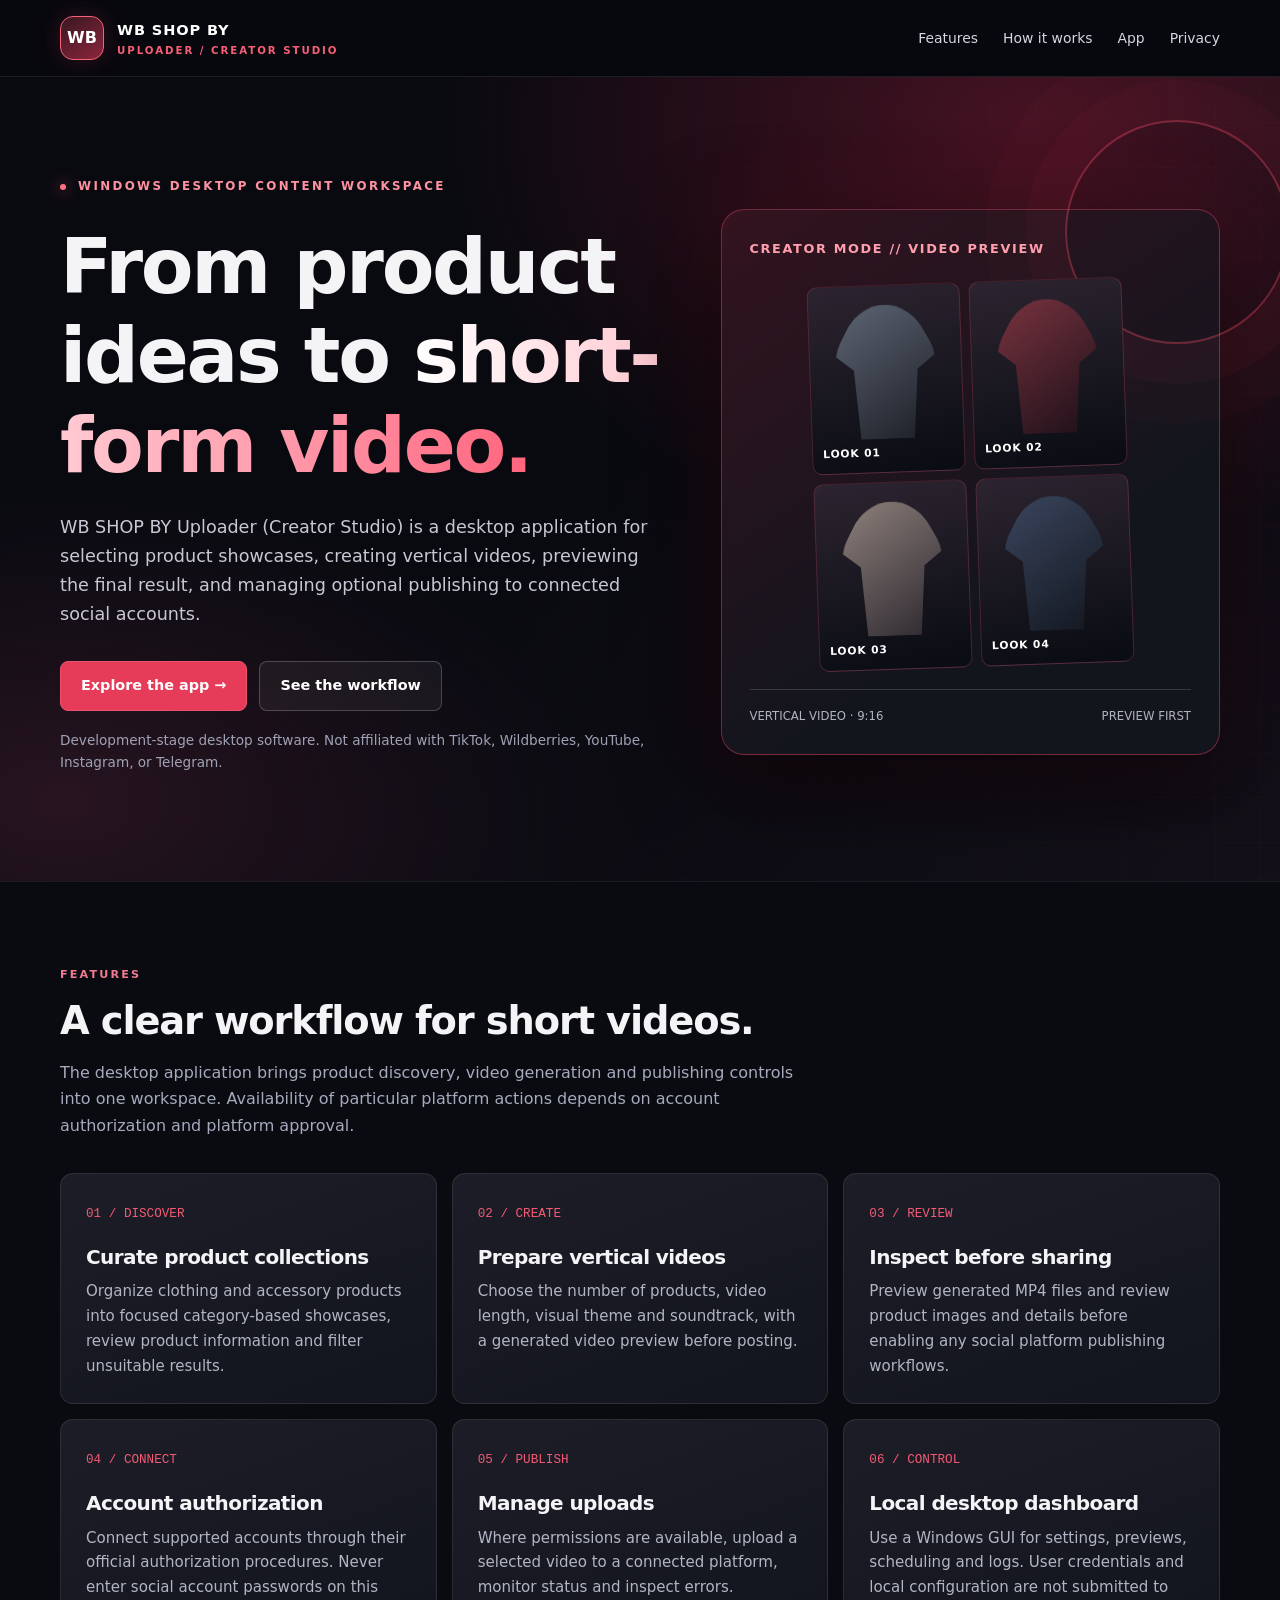
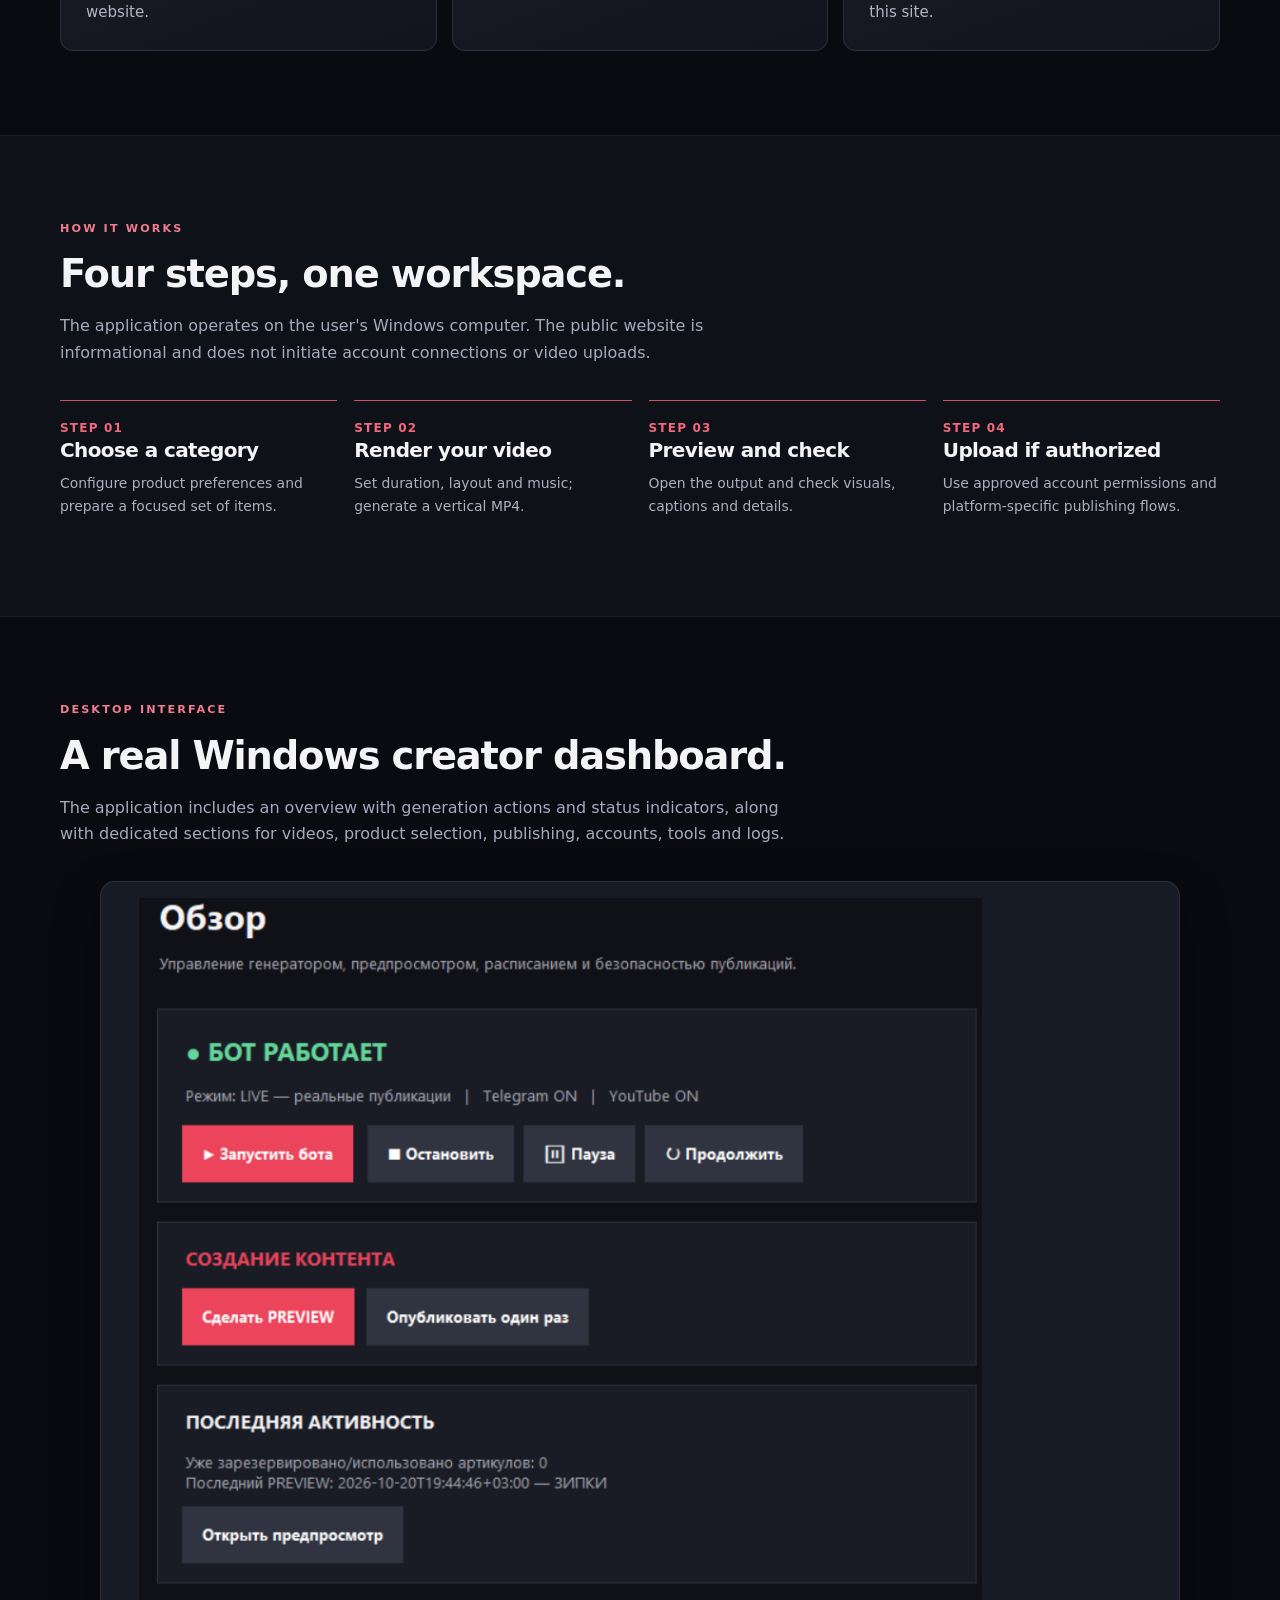
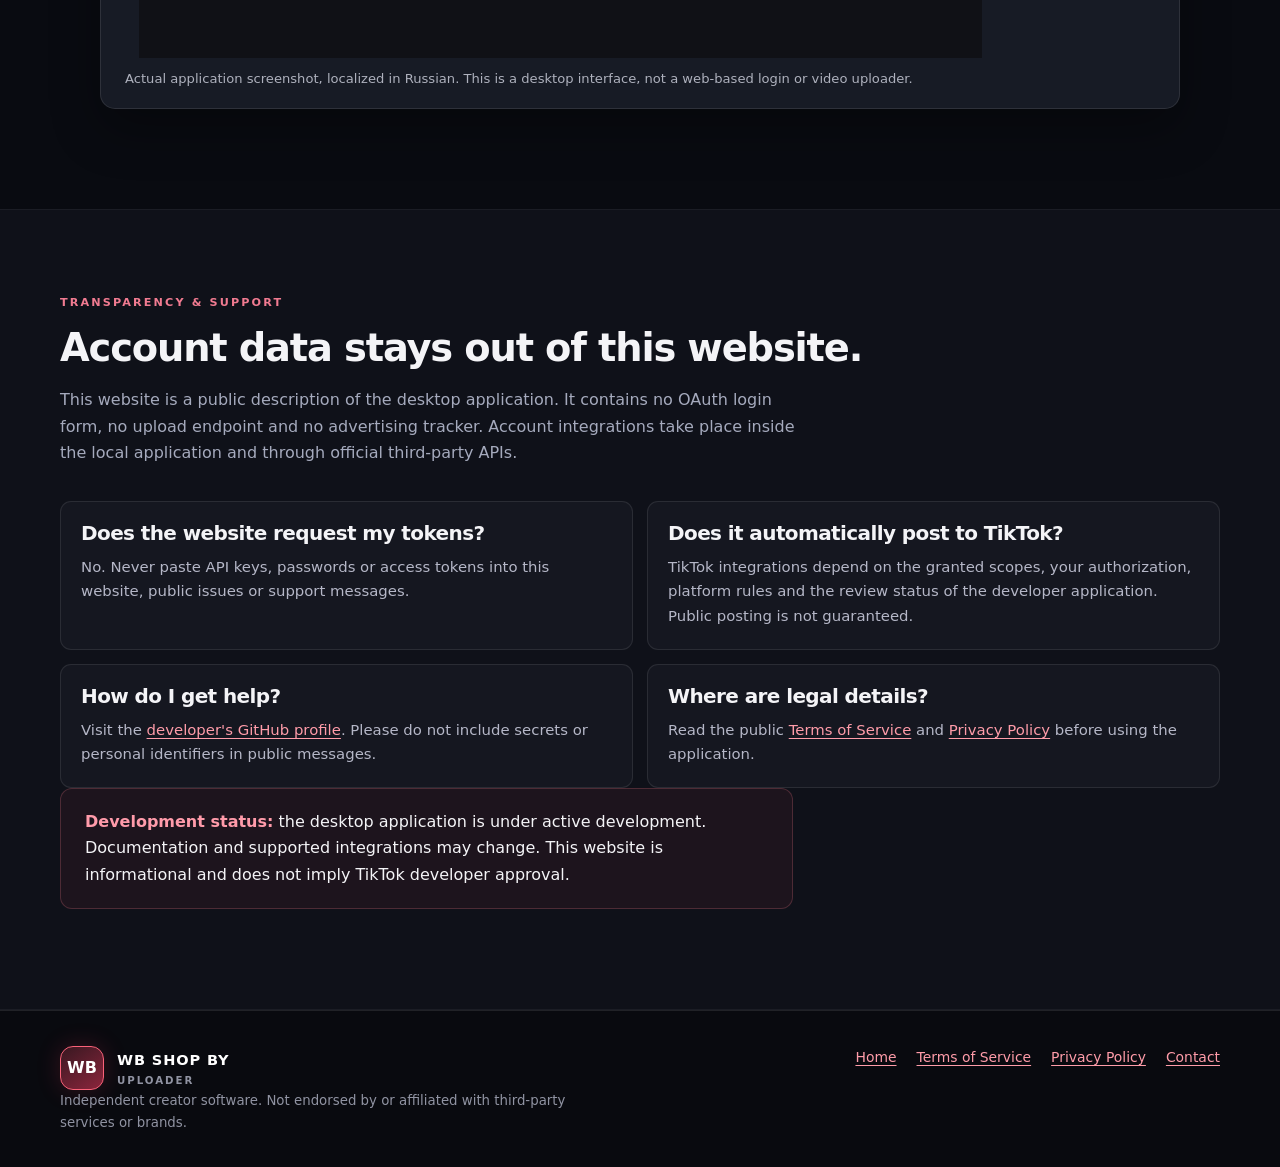
<file: index.html>
<!doctype html>
<html lang="en">
<head>
  <meta charset="utf-8">
  <meta name="viewport" content="width=device-width, initial-scale=1">
  <meta name="theme-color" content="#090b11">
  <meta name="description" content="WB SHOP BY Uploader is a Windows desktop creator tool for organizing product showcases, preparing short videos and managing optional connected-account publishing workflows.">
  <title>WB SHOP BY Uploader | Desktop Creator Studio</title>
  <link rel="icon" type="image/svg+xml" href="assets/brand.svg">
  <link rel="stylesheet" href="styles.css">
</head>
<body>
<header class="topbar"><div class="container nav">
  <a class="logo" href="./" aria-label="WB SHOP BY Uploader home"><span class="logo-badge">WB</span><span>WB SHOP BY<small>UPLOADER / CREATOR STUDIO</small></span></a>
  <nav class="nav-links" aria-label="Main navigation"><a href="#features">Features</a><a href="#workflow">How it works</a><a href="#interface">App</a><a href="privacy.html">Privacy</a></nav>
</div></header>
<main>
  <section class="hero"><div class="container hero-grid">
    <div>
      <div class="eyebrow"><span class="dot"></span> Windows desktop content workspace</div>
      <h1>From product ideas to <span class="gradient-text">short-form video.</span></h1>
      <p class="hero-copy">WB SHOP BY Uploader (Creator Studio) is a desktop application for selecting product showcases, creating vertical videos, previewing the final result, and managing optional publishing to connected social accounts.</p>
      <div class="actions"><a class="button" href="#interface">Explore the app →</a><a class="button secondary" href="#workflow">See the workflow</a></div>
      <p class="smallprint">Development-stage desktop software. Not affiliated with TikTok, Wildberries, YouTube, Instagram, or Telegram.</p>
    </div>
    <div class="hero-card" aria-label="Illustration of four product showcases"><div class="card-label">CREATOR MODE // VIDEO PREVIEW</div>
      <div class="video-sim" role="img" aria-label="Illustrative storyboard of four clothing products, not real product listings"><div class="sim-product"><span>LOOK 01</span></div><div class="sim-product"><span>LOOK 02</span></div><div class="sim-product"><span>LOOK 03</span></div><div class="sim-product"><span>LOOK 04</span></div></div>
      <div class="mini-status"><span>VERTICAL VIDEO · 9:16</span><span>PREVIEW FIRST</span></div>
    </div>
  </div></section>
  <section class="section" id="features"><div class="container"><div class="kicker">Features</div><h2>A clear workflow for short videos.</h2><p class="section-intro">The desktop application brings product discovery, video generation and publishing controls into one workspace. Availability of particular platform actions depends on account authorization and platform approval.</p>
    <div class="features">
      <article class="feature"><span class="num">01 / DISCOVER</span><h3>Curate product collections</h3><p>Organize clothing and accessory products into focused category-based showcases, review product information and filter unsuitable results.</p></article>
      <article class="feature"><span class="num">02 / CREATE</span><h3>Prepare vertical videos</h3><p>Choose the number of products, video length, visual theme and soundtrack, with a generated video preview before posting.</p></article>
      <article class="feature"><span class="num">03 / REVIEW</span><h3>Inspect before sharing</h3><p>Preview generated MP4 files and review product images and details before enabling any social platform publishing workflows.</p></article>
      <article class="feature"><span class="num">04 / CONNECT</span><h3>Account authorization</h3><p>Connect supported accounts through their official authorization procedures. Never enter social account passwords on this website.</p></article>
      <article class="feature"><span class="num">05 / PUBLISH</span><h3>Manage uploads</h3><p>Where permissions are available, upload a selected video to a connected platform, monitor status and inspect errors.</p></article>
      <article class="feature"><span class="num">06 / CONTROL</span><h3>Local desktop dashboard</h3><p>Use a Windows GUI for settings, previews, scheduling and logs. User credentials and local configuration are not submitted to this site.</p></article>
    </div>
  </div></section>
  <section class="section alt" id="workflow"><div class="container"><div class="kicker">How it works</div><h2>Four steps, one workspace.</h2><p class="section-intro">The application operates on the user's Windows computer. The public website is informational and does not initiate account connections or video uploads.</p>
    <div class="steps">
      <article class="step"><div class="step-number">STEP 01</div><h3>Choose a category</h3><p>Configure product preferences and prepare a focused set of items.</p></article>
      <article class="step"><div class="step-number">STEP 02</div><h3>Render your video</h3><p>Set duration, layout and music; generate a vertical MP4.</p></article>
      <article class="step"><div class="step-number">STEP 03</div><h3>Preview and check</h3><p>Open the output and check visuals, captions and details.</p></article>
      <article class="step"><div class="step-number">STEP 04</div><h3>Upload if authorized</h3><p>Use approved account permissions and platform-specific publishing flows.</p></article>
    </div>
  </div></section>
  <section class="section" id="interface"><div class="container"><div class="kicker">Desktop interface</div><h2>A real Windows creator dashboard.</h2><p class="section-intro">The application includes an overview with generation actions and status indicators, along with dedicated sections for videos, product selection, publishing, accounts, tools and logs.</p>
    <figure class="media"><img src="assets/creator-studio-overview.png" loading="lazy" alt="Actual screenshot of the WB SHOP BY Creator Studio desktop application overview screen" width="887" height="760"><figcaption>Actual application screenshot, localized in Russian. This is a desktop interface, not a web-based login or video uploader.</figcaption></figure>
  </div></section>
  <section class="section alt" id="support"><div class="container"><div class="kicker">Transparency & support</div><h2>Account data stays out of this website.</h2><p class="section-intro">This website is a public description of the desktop application. It contains no OAuth login form, no upload endpoint and no advertising tracker. Account integrations take place inside the local application and through official third-party APIs.</p>
    <div class="faq">
      <article><h3>Does the website request my tokens?</h3><p>No. Never paste API keys, passwords or access tokens into this website, public issues or support messages.</p></article>
      <article><h3>Does it automatically post to TikTok?</h3><p>TikTok integrations depend on the granted scopes, your authorization, platform rules and the review status of the developer application. Public posting is not guaranteed.</p></article>
      <article><h3>How do I get help?</h3><p>Visit the <a href="https://github.com/danlgarokhav-eng" rel="noopener noreferrer">developer's GitHub profile</a>. Please do not include secrets or personal identifiers in public messages.</p></article>
      <article><h3>Where are legal details?</h3><p>Read the public <a href="terms.html">Terms of Service</a> and <a href="privacy.html">Privacy Policy</a> before using the application.</p></article>
    </div>
    <p class="review-notice"><strong>Development status:</strong> the desktop application is under active development. Documentation and supported integrations may change. This website is informational and does not imply TikTok developer approval.</p>
  </div></section>
</main>
<footer class="footer"><div class="container footer-inner"><div><a class="logo" href="./"><span class="logo-badge">WB</span><span>WB SHOP BY<small>UPLOADER</small></span></a><small>Independent creator software. Not endorsed by or affiliated with third-party services or brands.</small></div><div class="footer-links"><a href="./">Home</a><a href="terms.html">Terms of Service</a><a href="privacy.html">Privacy Policy</a><a href="https://github.com/danlgarokhav-eng" rel="noopener noreferrer">Contact</a></div></div></footer>
</body>
</html>
</file>
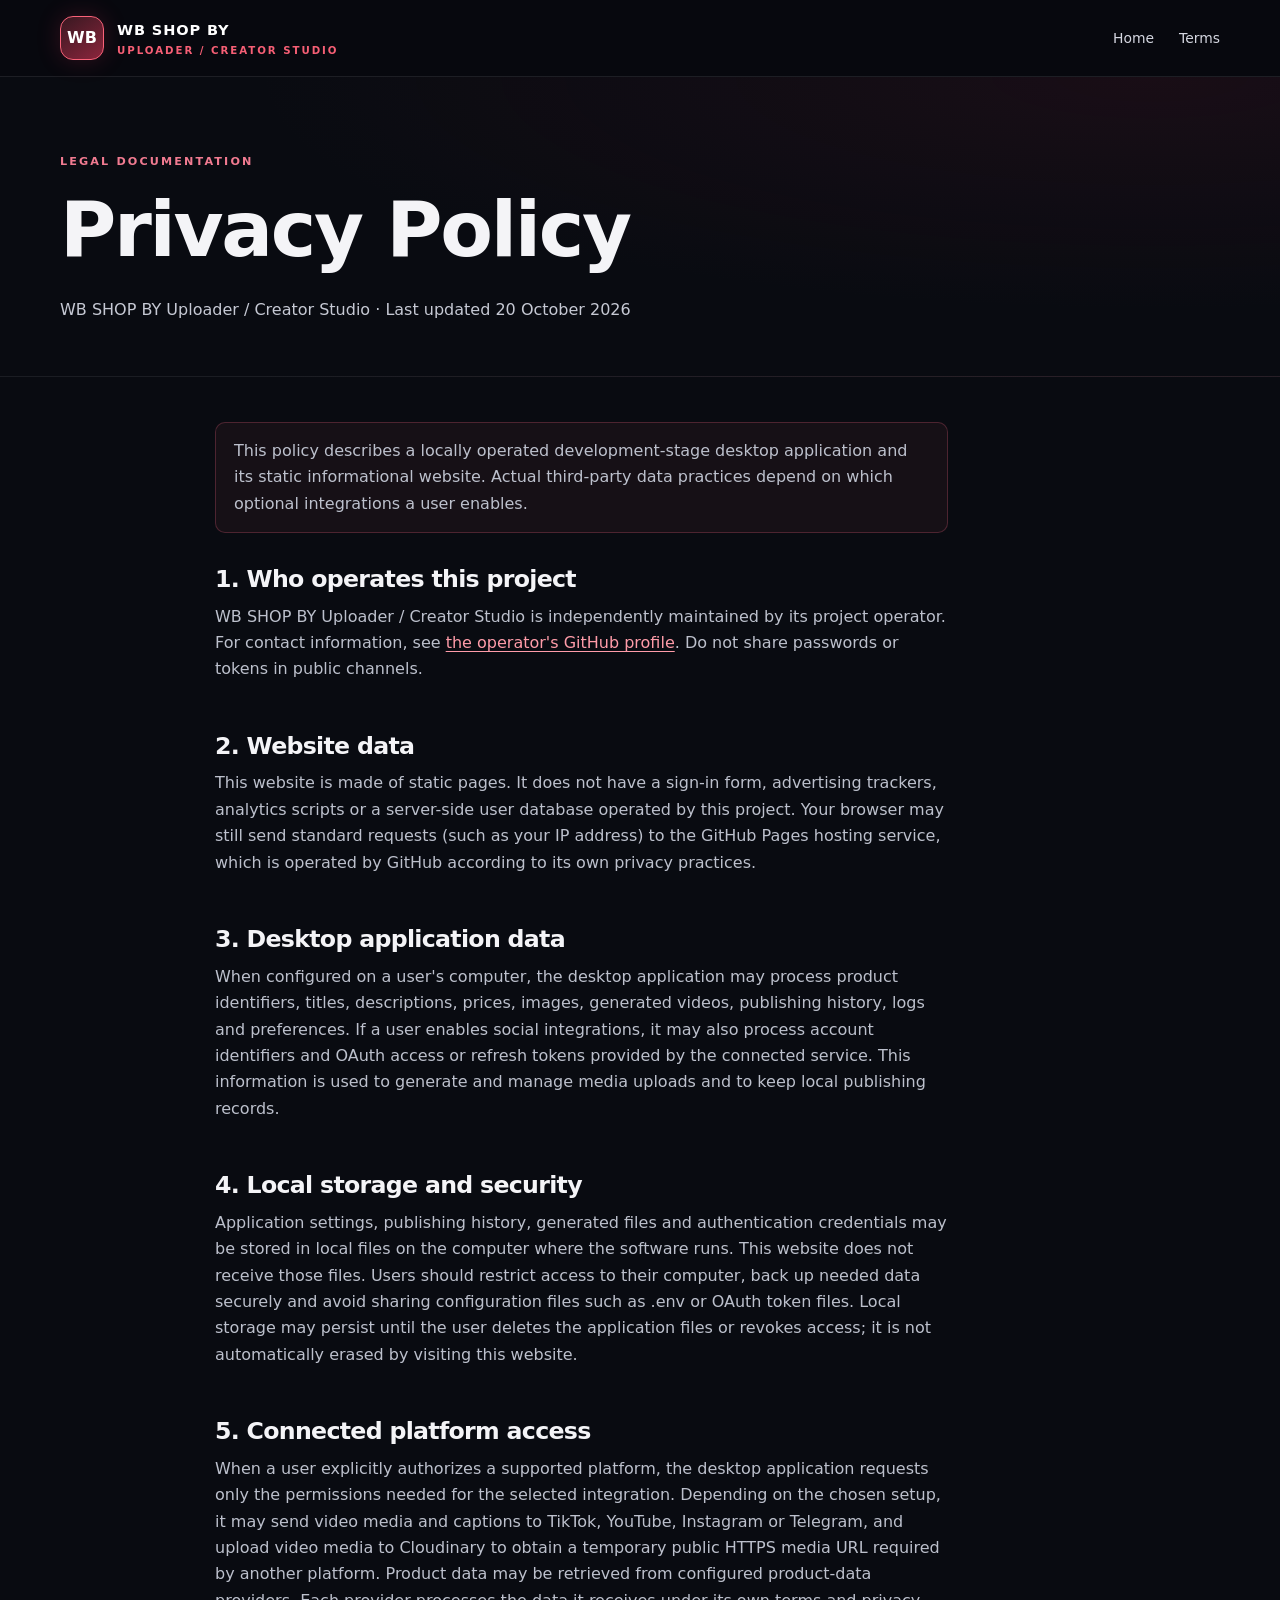
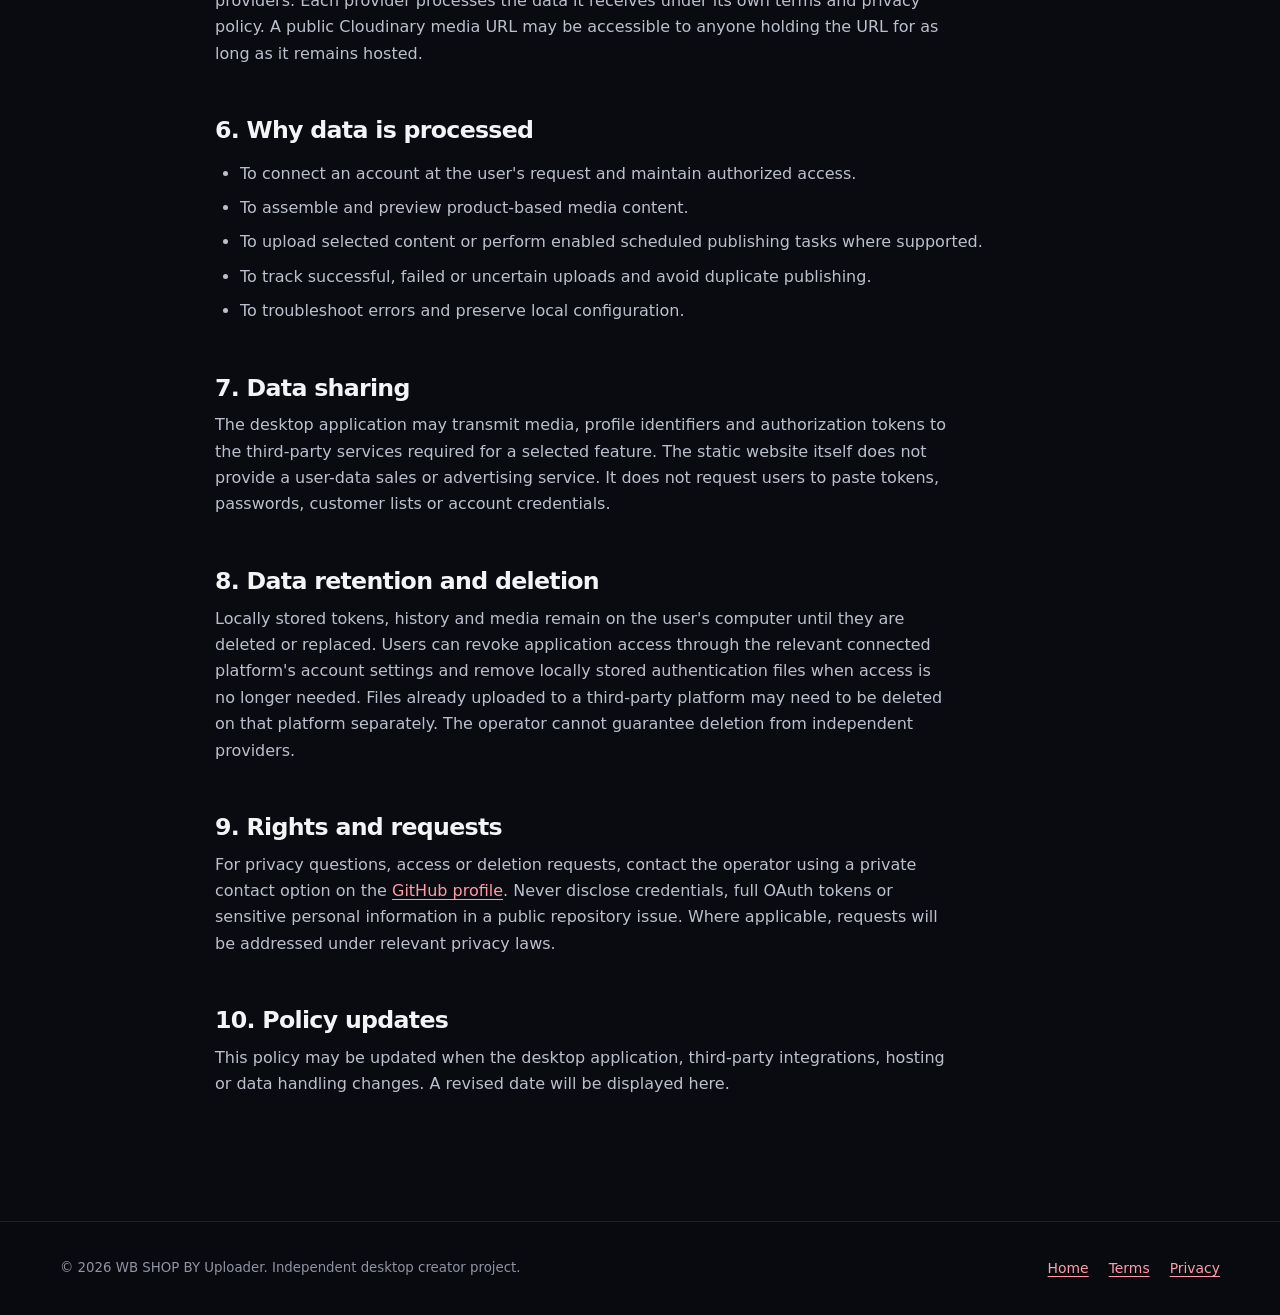
<file: privacy.html>
<!doctype html><html lang="en"><head><meta charset="utf-8"><meta name="viewport" content="width=device-width, initial-scale=1"><meta name="theme-color" content="#090b11"><meta name="description" content="Privacy Policy for the WB SHOP BY Uploader desktop creator tool and informational website."><title>Privacy Policy | WB SHOP BY Uploader</title><link rel="icon" href="assets/brand.svg" type="image/svg+xml"><link rel="stylesheet" href="styles.css"></head><body>
<header class="topbar"><div class="container nav"><a class="logo" href="./"><span class="logo-badge">WB</span><span>WB SHOP BY<small>UPLOADER / CREATOR STUDIO</small></span></a><nav class="nav-links" aria-label="Main navigation"><a href="./">Home</a><a href="terms.html">Terms</a></nav></div></header>
<main><div class="legal-hero"><div class="container"><div class="kicker">Legal documentation</div><h1>Privacy Policy</h1><p>WB SHOP BY Uploader / Creator Studio · Last updated 20 October 2026</p></div></div><div class="container legal-content">
<p class="note">This policy describes a locally operated development-stage desktop application and its static informational website. Actual third-party data practices depend on which optional integrations a user enables.</p>
<section><h2>1. Who operates this project</h2><p>WB SHOP BY Uploader / Creator Studio is independently maintained by its project operator. For contact information, see <a href="https://github.com/danlgarokhav-eng" rel="noopener noreferrer">the operator's GitHub profile</a>. Do not share passwords or tokens in public channels.</p></section>
<section><h2>2. Website data</h2><p>This website is made of static pages. It does not have a sign-in form, advertising trackers, analytics scripts or a server-side user database operated by this project. Your browser may still send standard requests (such as your IP address) to the GitHub Pages hosting service, which is operated by GitHub according to its own privacy practices.</p></section>
<section><h2>3. Desktop application data</h2><p>When configured on a user's computer, the desktop application may process product identifiers, titles, descriptions, prices, images, generated videos, publishing history, logs and preferences. If a user enables social integrations, it may also process account identifiers and OAuth access or refresh tokens provided by the connected service. This information is used to generate and manage media uploads and to keep local publishing records.</p></section>
<section><h2>4. Local storage and security</h2><p>Application settings, publishing history, generated files and authentication credentials may be stored in local files on the computer where the software runs. This website does not receive those files. Users should restrict access to their computer, back up needed data securely and avoid sharing configuration files such as .env or OAuth token files. Local storage may persist until the user deletes the application files or revokes access; it is not automatically erased by visiting this website.</p></section>
<section><h2>5. Connected platform access</h2><p>When a user explicitly authorizes a supported platform, the desktop application requests only the permissions needed for the selected integration. Depending on the chosen setup, it may send video media and captions to TikTok, YouTube, Instagram or Telegram, and upload video media to Cloudinary to obtain a temporary public HTTPS media URL required by another platform. Product data may be retrieved from configured product-data providers. Each provider processes the data it receives under its own terms and privacy policy. A public Cloudinary media URL may be accessible to anyone holding the URL for as long as it remains hosted.</p></section>
<section><h2>6. Why data is processed</h2><ul><li>To connect an account at the user's request and maintain authorized access.</li><li>To assemble and preview product-based media content.</li><li>To upload selected content or perform enabled scheduled publishing tasks where supported.</li><li>To track successful, failed or uncertain uploads and avoid duplicate publishing.</li><li>To troubleshoot errors and preserve local configuration.</li></ul></section>
<section><h2>7. Data sharing</h2><p>The desktop application may transmit media, profile identifiers and authorization tokens to the third-party services required for a selected feature. The static website itself does not provide a user-data sales or advertising service. It does not request users to paste tokens, passwords, customer lists or account credentials.</p></section>
<section><h2>8. Data retention and deletion</h2><p>Locally stored tokens, history and media remain on the user's computer until they are deleted or replaced. Users can revoke application access through the relevant connected platform's account settings and remove locally stored authentication files when access is no longer needed. Files already uploaded to a third-party platform may need to be deleted on that platform separately. The operator cannot guarantee deletion from independent providers.</p></section>
<section><h2>9. Rights and requests</h2><p>For privacy questions, access or deletion requests, contact the operator using a private contact option on the <a href="https://github.com/danlgarokhav-eng" rel="noopener noreferrer">GitHub profile</a>. Never disclose credentials, full OAuth tokens or sensitive personal information in a public repository issue. Where applicable, requests will be addressed under relevant privacy laws.</p></section>
<section><h2>10. Policy updates</h2><p>This policy may be updated when the desktop application, third-party integrations, hosting or data handling changes. A revised date will be displayed here.</p></section>
</div></main>
<footer class="footer"><div class="container footer-inner"><small>© 2026 WB SHOP BY Uploader. Independent desktop creator project.</small><div class="footer-links"><a href="./">Home</a><a href="terms.html">Terms</a><a href="privacy.html" aria-current="page">Privacy</a></div></div></footer>
</body></html>
</file>
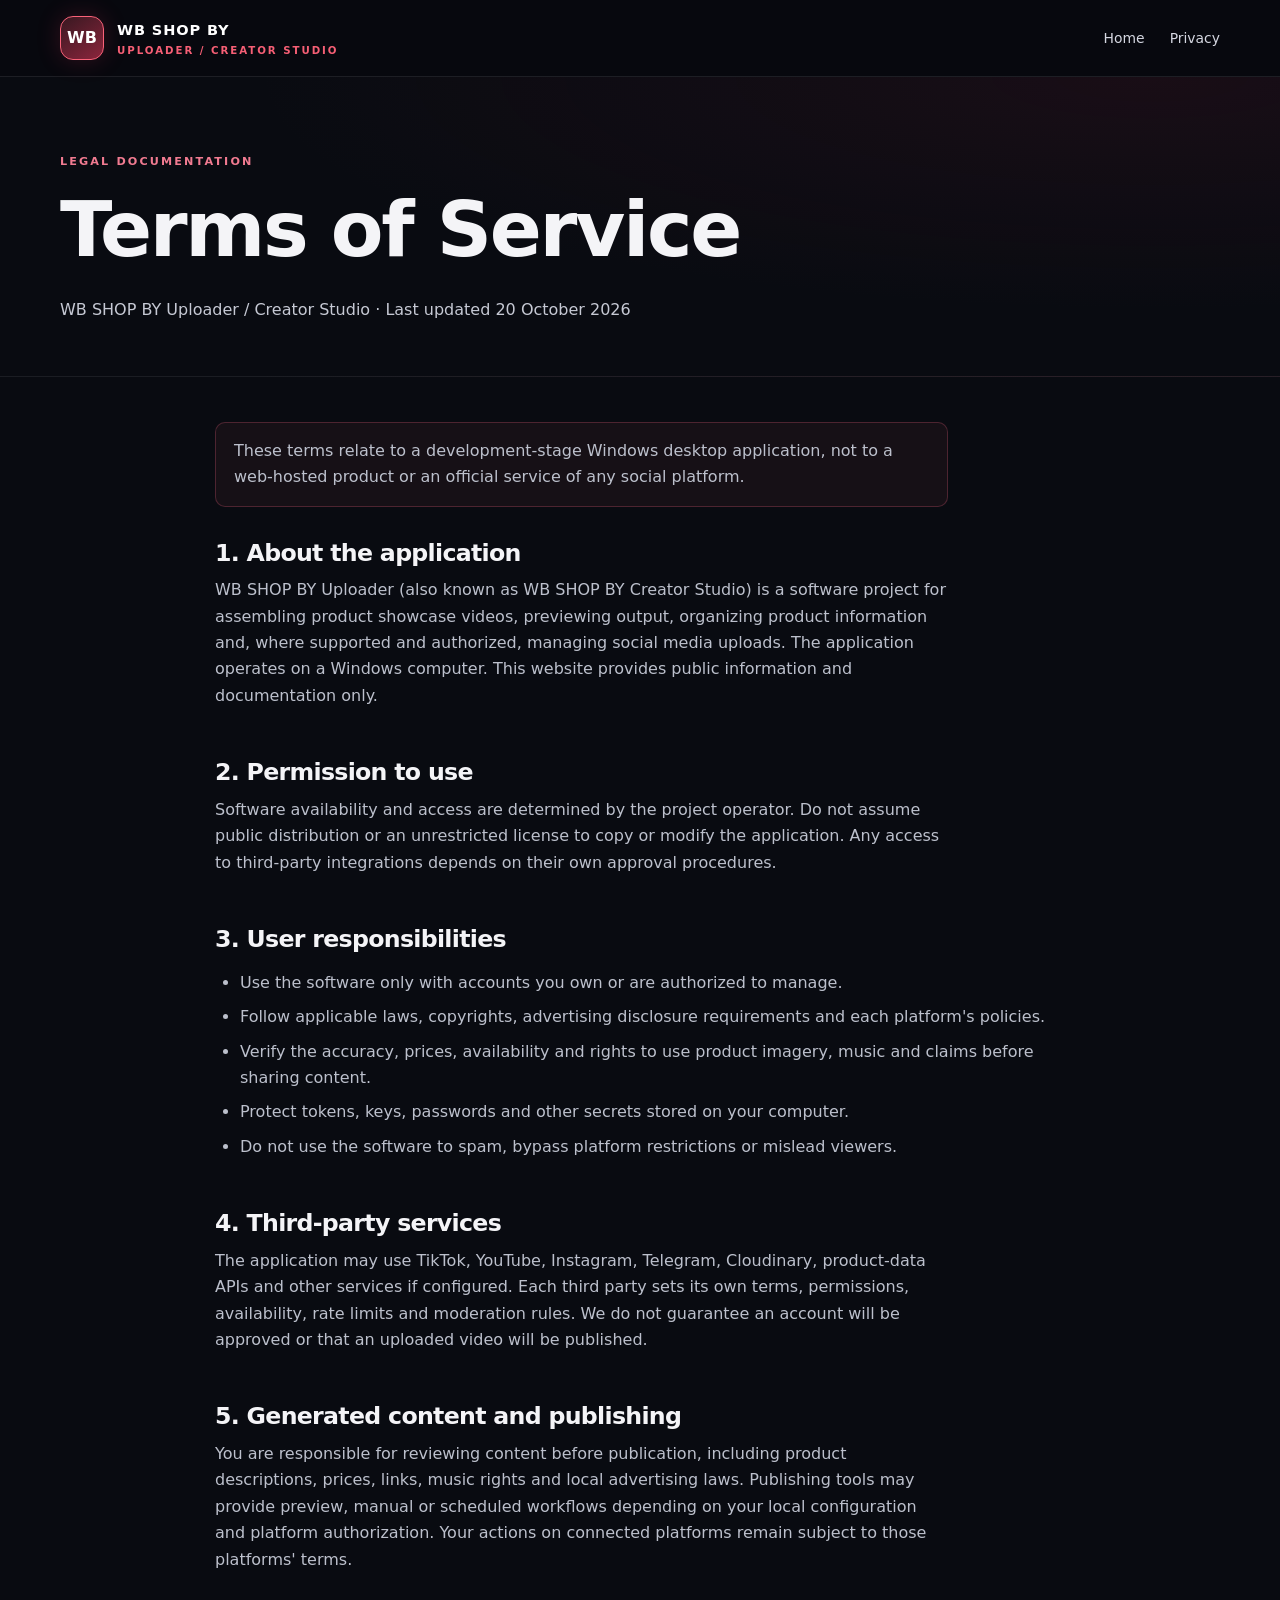
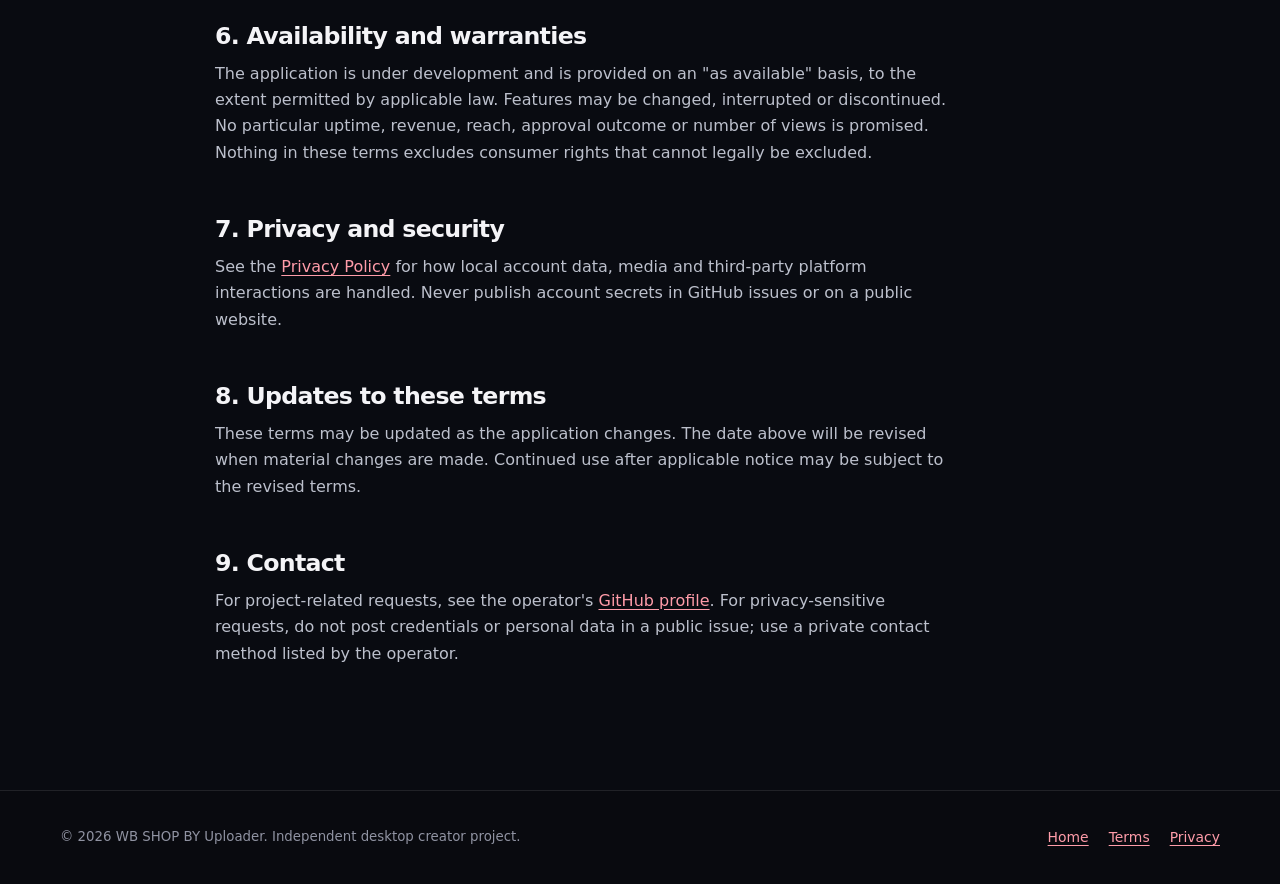
<file: terms.html>
<!doctype html><html lang="en"><head><meta charset="utf-8"><meta name="viewport" content="width=device-width, initial-scale=1"><meta name="theme-color" content="#090b11"><meta name="description" content="Terms of Service for the WB SHOP BY Uploader desktop creator tool."><title>Terms of Service | WB SHOP BY Uploader</title><link rel="icon" href="assets/brand.svg" type="image/svg+xml"><link rel="stylesheet" href="styles.css"></head><body>
<header class="topbar"><div class="container nav"><a class="logo" href="./"><span class="logo-badge">WB</span><span>WB SHOP BY<small>UPLOADER / CREATOR STUDIO</small></span></a><nav class="nav-links" aria-label="Main navigation"><a href="./">Home</a><a href="privacy.html">Privacy</a></nav></div></header>
<main><div class="legal-hero"><div class="container"><div class="kicker">Legal documentation</div><h1>Terms of Service</h1><p>WB SHOP BY Uploader / Creator Studio · Last updated 20 October 2026</p></div></div><div class="container legal-content">
<p class="note">These terms relate to a development-stage Windows desktop application, not to a web-hosted product or an official service of any social platform.</p>
<section><h2>1. About the application</h2><p>WB SHOP BY Uploader (also known as WB SHOP BY Creator Studio) is a software project for assembling product showcase videos, previewing output, organizing product information and, where supported and authorized, managing social media uploads. The application operates on a Windows computer. This website provides public information and documentation only.</p></section>
<section><h2>2. Permission to use</h2><p>Software availability and access are determined by the project operator. Do not assume public distribution or an unrestricted license to copy or modify the application. Any access to third-party integrations depends on their own approval procedures.</p></section>
<section><h2>3. User responsibilities</h2><ul><li>Use the software only with accounts you own or are authorized to manage.</li><li>Follow applicable laws, copyrights, advertising disclosure requirements and each platform's policies.</li><li>Verify the accuracy, prices, availability and rights to use product imagery, music and claims before sharing content.</li><li>Protect tokens, keys, passwords and other secrets stored on your computer.</li><li>Do not use the software to spam, bypass platform restrictions or mislead viewers.</li></ul></section>
<section><h2>4. Third-party services</h2><p>The application may use TikTok, YouTube, Instagram, Telegram, Cloudinary, product-data APIs and other services if configured. Each third party sets its own terms, permissions, availability, rate limits and moderation rules. We do not guarantee an account will be approved or that an uploaded video will be published.</p></section>
<section><h2>5. Generated content and publishing</h2><p>You are responsible for reviewing content before publication, including product descriptions, prices, links, music rights and local advertising laws. Publishing tools may provide preview, manual or scheduled workflows depending on your local configuration and platform authorization. Your actions on connected platforms remain subject to those platforms' terms.</p></section>
<section><h2>6. Availability and warranties</h2><p>The application is under development and is provided on an "as available" basis, to the extent permitted by applicable law. Features may be changed, interrupted or discontinued. No particular uptime, revenue, reach, approval outcome or number of views is promised. Nothing in these terms excludes consumer rights that cannot legally be excluded.</p></section>
<section><h2>7. Privacy and security</h2><p>See the <a href="privacy.html">Privacy Policy</a> for how local account data, media and third-party platform interactions are handled. Never publish account secrets in GitHub issues or on a public website.</p></section>
<section><h2>8. Updates to these terms</h2><p>These terms may be updated as the application changes. The date above will be revised when material changes are made. Continued use after applicable notice may be subject to the revised terms.</p></section>
<section><h2>9. Contact</h2><p>For project-related requests, see the operator's <a href="https://github.com/danlgarokhav-eng" rel="noopener noreferrer">GitHub profile</a>. For privacy-sensitive requests, do not post credentials or personal data in a public issue; use a private contact method listed by the operator.</p></section>
</div></main>
<footer class="footer"><div class="container footer-inner"><small>© 2026 WB SHOP BY Uploader. Independent desktop creator project.</small><div class="footer-links"><a href="./">Home</a><a href="terms.html" aria-current="page">Terms</a><a href="privacy.html">Privacy</a></div></div></footer>
</body></html>
</file>
<file: styles.css>
:root{color-scheme:dark;--bg:#090b11;--bg2:#11151f;--panel:#161a25;--border:#303442;--muted:#a5aabd;--text:#f4f4f7;--accent:#f1445d;--accent2:#ff8b6a;--line:#50323d;--max:1160px}*{box-sizing:border-box}html{scroll-behavior:smooth}body{margin:0;background:var(--bg);color:var(--text);font:16px/1.65 system-ui,-apple-system,Segoe UI,Roboto,Arial,sans-serif}a{color:#ff9ca9;text-underline-offset:3px}a:hover{color:#fff}h1,h2,h3,p{margin-top:0}h1,h2,h3{line-height:1.17;letter-spacing:-.03em}h1{font-size:clamp(2.8rem,6vw,5.6rem);margin-bottom:22px}h2{font-size:clamp(1.95rem,3vw,2.85rem);margin-bottom:16px}h3{font-size:1.25rem;margin-bottom:10px}p{max-width:72ch}.container{width:min(var(--max),calc(100% - 44px));margin-inline:auto}.topbar{position:sticky;top:0;z-index:30;background:rgba(8,9,14,.86);backdrop-filter:blur(18px);border-bottom:1px solid #ffffff17}.nav{min-height:76px;display:flex;align-items:center;justify-content:space-between;gap:16px}.logo{display:flex;align-items:center;gap:13px;text-decoration:none;color:#fff;min-width:0}.logo-badge{width:44px;height:44px;border:1px solid #fa6279;border-radius:13px;background:linear-gradient(145deg,#381821,#8b253c);display:grid;place-items:center;font-weight:900;font-size:16px;box-shadow:0 0 25px #e4305333}.logo span:last-child{font-weight:800;letter-spacing:.06em;font-size:.91rem}.logo small{font-size:.64rem;font-weight:700;letter-spacing:.19em;color:#f65f75;display:block}.nav-links{display:flex;gap:25px;align-items:center}.nav-links a{text-decoration:none;color:#d5d7e1;font-size:.87rem}.nav-links a:hover{color:#fff}.pill{display:inline-flex;align-items:center;gap:8px;padding:7px 13px;border:1px solid #f15d765b;color:#ff94a3;background:#f15d7515;border-radius:999px;font-size:.76rem;font-weight:700;letter-spacing:.075em;text-transform:uppercase}.hero{position:relative;isolation:isolate;padding:100px 0 94px;overflow:hidden;border-bottom:1px solid #ffffff12}.hero:before{content:"";position:absolute;inset:0;z-index:-2;background:radial-gradient(ellipse at 80% 6%,#6b172e9c,transparent 40%),radial-gradient(ellipse at 5% 90%,#451e3080,transparent 30%),linear-gradient(130deg,#090a10 45%,#141019)}.hero:after{content:"";z-index:-1;position:absolute;inset:0;pointer-events:none;background-image:linear-gradient(#ff526307 1px,transparent 1px),linear-gradient(90deg,#ff526307 1px,transparent 1px);background-size:45px 45px;mask-image:linear-gradient(to right,transparent,#000)}.hero-grid{display:grid;grid-template-columns:1.1fr .9fr;gap:50px;align-items:center}.eyebrow{display:flex;align-items:center;gap:12px;margin-bottom:25px;color:#ff91a1;font-size:.74rem;letter-spacing:.2em;font-weight:800;text-transform:uppercase}.dot{width:6px;height:6px;background:#ff7185;border-radius:50%;box-shadow:0 0 15px #fa526f}.gradient-text{background:linear-gradient(90deg,#fff,#ff647d);-webkit-background-clip:text;background-clip:text;color:transparent}.hero-copy{font-size:1.1rem;color:#c7c8d4;max-width:590px}.actions{display:flex;gap:12px;flex-wrap:wrap;margin-top:32px}.button{appearance:none;display:inline-flex;align-items:center;justify-content:center;min-height:46px;padding:12px 20px;border-radius:8px;border:1px solid #ec526e;text-decoration:none;background:#e73c59;color:#fff;font-size:.9rem;font-weight:750;transition:transform .15s ease,background .15s}.button:hover{color:white;transform:translateY(-2px);background:#f5506c}.button.secondary{background:#ffffff0c;border-color:#ffffff35}.button.secondary:hover{background:#ffffff20}.smallprint{font-size:.85rem;color:#9fa2b6;margin-top:18px}.hero-card{position:relative;border:1px solid #ee476d6b;border-radius:23px;background:linear-gradient(145deg,#33131f,#13151d 65%);padding:28px;box-shadow:0 25px 95px #000b,0 0 80px #f8294a21}.hero-card:before{content:"";position:absolute;width:220px;height:220px;top:-90px;right:-70px;border:2px solid #f54b685c;border-radius:100%;box-shadow:0 0 0 40px #ee445b09,0 0 0 80px #ee445b06}.card-label{position:relative;font-size:.8rem;color:#ff9fae;letter-spacing:.13em;font-weight:800;text-transform:uppercase}.video-sim{margin:22px auto;max-width:315px;aspect-ratio:9/11;display:grid;grid-template-columns:1fr 1fr;grid-template-rows:1fr 1fr;gap:9px;transform:rotate(-2deg)}.sim-product{position:relative;overflow:hidden;border:1px solid #a940555c;border-radius:10px;background:linear-gradient(170deg,#2c2430,#090c12)}.sim-product:before{content:"";position:absolute;inset:10% 16% 14%;border-radius:50% 50% 13% 13%;background:linear-gradient(145deg,#5e6574,#181b22);clip-path:polygon(30% 0,70% 0,85% 15%,100% 35%,81% 46%,76% 95%,24% 95%,19% 46%,0 35%,15% 15%);filter:drop-shadow(0 10px 5px #000a)}.sim-product:nth-child(2):before{background:linear-gradient(145deg,#79333f,#180e17)}.sim-product:nth-child(3):before{background:linear-gradient(145deg,#8f817c,#27232b)}.sim-product:nth-child(4):before{background:linear-gradient(145deg,#3b465e,#10141c)}.sim-product span{position:absolute;bottom:10px;left:10px;font-size:.67rem;letter-spacing:.08em;color:white;font-weight:800}.mini-status{display:flex;gap:9px;align-items:center;justify-content:space-between;font-size:.73rem;color:#b2b3c1;border-top:1px solid #ffffff27;padding-top:17px}.section{padding:84px 0}.section.alt{background:#0f1119;border-block:1px solid #ffffff0d}.kicker{color:#f17b91;text-transform:uppercase;letter-spacing:.19em;font-size:.7rem;font-weight:800;margin-bottom:14px}.section-intro{color:var(--muted);max-width:750px;font-size:1rem;margin-bottom:34px}.features{display:grid;grid-template-columns:repeat(3,1fr);gap:15px}.feature{padding:25px;border:1px solid #ffffff18;background:linear-gradient(160deg,#1d1d28,#12151d);border-radius:13px}.feature .num{display:inline-flex;color:#f45a73;font-family:ui-monospace,monospace;font-size:.79rem;margin-bottom:21px}.feature p{color:#b1b5c4;font-size:.94rem;margin:0}.steps{display:grid;grid-template-columns:repeat(4,1fr);gap:17px}.step{border-top:1px solid #d64c60;padding:18px 0 0}.step-number{font-size:.75rem;color:#f3687c;font-weight:800;letter-spacing:.1em}.step p{font-size:.87rem;color:#adb0bf}.media{padding:16px;background:#171b25;border:1px solid #ffffff19;border-radius:15px;box-shadow:0 20px 50px #0005}.media img{display:block;max-width:100%;border-radius:9px;object-fit:contain}.media figcaption{color:#aeb1bd;font-size:.82rem;margin:10px 8px 2px}.review-notice{padding:20px 24px;border-radius:12px;border:1px solid #eb72833d;background:#e9506010}.review-notice strong{color:#ff9baa}.faq{display:grid;grid-template-columns:1fr 1fr;gap:14px}.faq article{border-radius:11px;border:1px solid #ffffff17;padding:20px;background:#151720}.faq p{font-size:.93rem;color:#b5b7c7;margin:0}.footer{border-top:1px solid #ffffff19;background:#090a0f;padding:35px 0}.footer-inner{display:flex;align-items:flex-start;justify-content:space-between;flex-wrap:wrap;gap:24px}.footer small{display:block;color:#9093a2;max-width:510px}.footer-links{display:flex;gap:20px;flex-wrap:wrap}.footer-links a{font-size:.87rem}.legal-hero{padding:76px 0 36px;border-bottom:1px solid #ffffff13;background:radial-gradient(ellipse at 90% 0,#681b302a,transparent 55%)}.legal-hero p{color:#c6c9d4}.legal-content{max-width:850px;padding:45px 0 90px}.legal-content section{padding:17px 0}.legal-content h2{font-size:1.48rem;margin-bottom:10px}.legal-content p,.legal-content li{color:#bcc0cc}.legal-content ul{padding-left:25px}.legal-content li{margin:8px 0}.note{padding:15px 18px;border:1px solid #d95c7447;background:#d95c7410;border-radius:10px}.tagline{font-size:.9rem;color:#a3a5b7}.accent-line{width:36px;height:4px;border-radius:5px;background:#f04966;margin:18px 0}button{font:inherit}a:focus-visible,button:focus-visible{outline:3px solid #ffb9c7;outline-offset:4px}@media(max-width:880px){.hero-grid{grid-template-columns:1fr}.hero-card{max-width:500px}.features{grid-template-columns:1fr 1fr}.steps{grid-template-columns:1fr 1fr}.nav-links{gap:11px}}@media(max-width:580px){.container{width:min(var(--max),calc(100% - 32px))}.nav{min-height:74px}.logo span:last-child{font-size:.74rem}.nav-links a{font-size:.75rem}.nav-links{gap:12px}.hero{padding:62px 0}.hero-grid{gap:34px}.hero-card{padding:18px}.section{padding:58px 0}.features,.steps,.faq{grid-template-columns:1fr}.footer-inner{display:block}.footer-links{margin-top:20px}.legal-hero{padding:55px 0 30px}}@media(prefers-reduced-motion:reduce){html{scroll-behavior:auto}.button{transition:none}}
</file>
